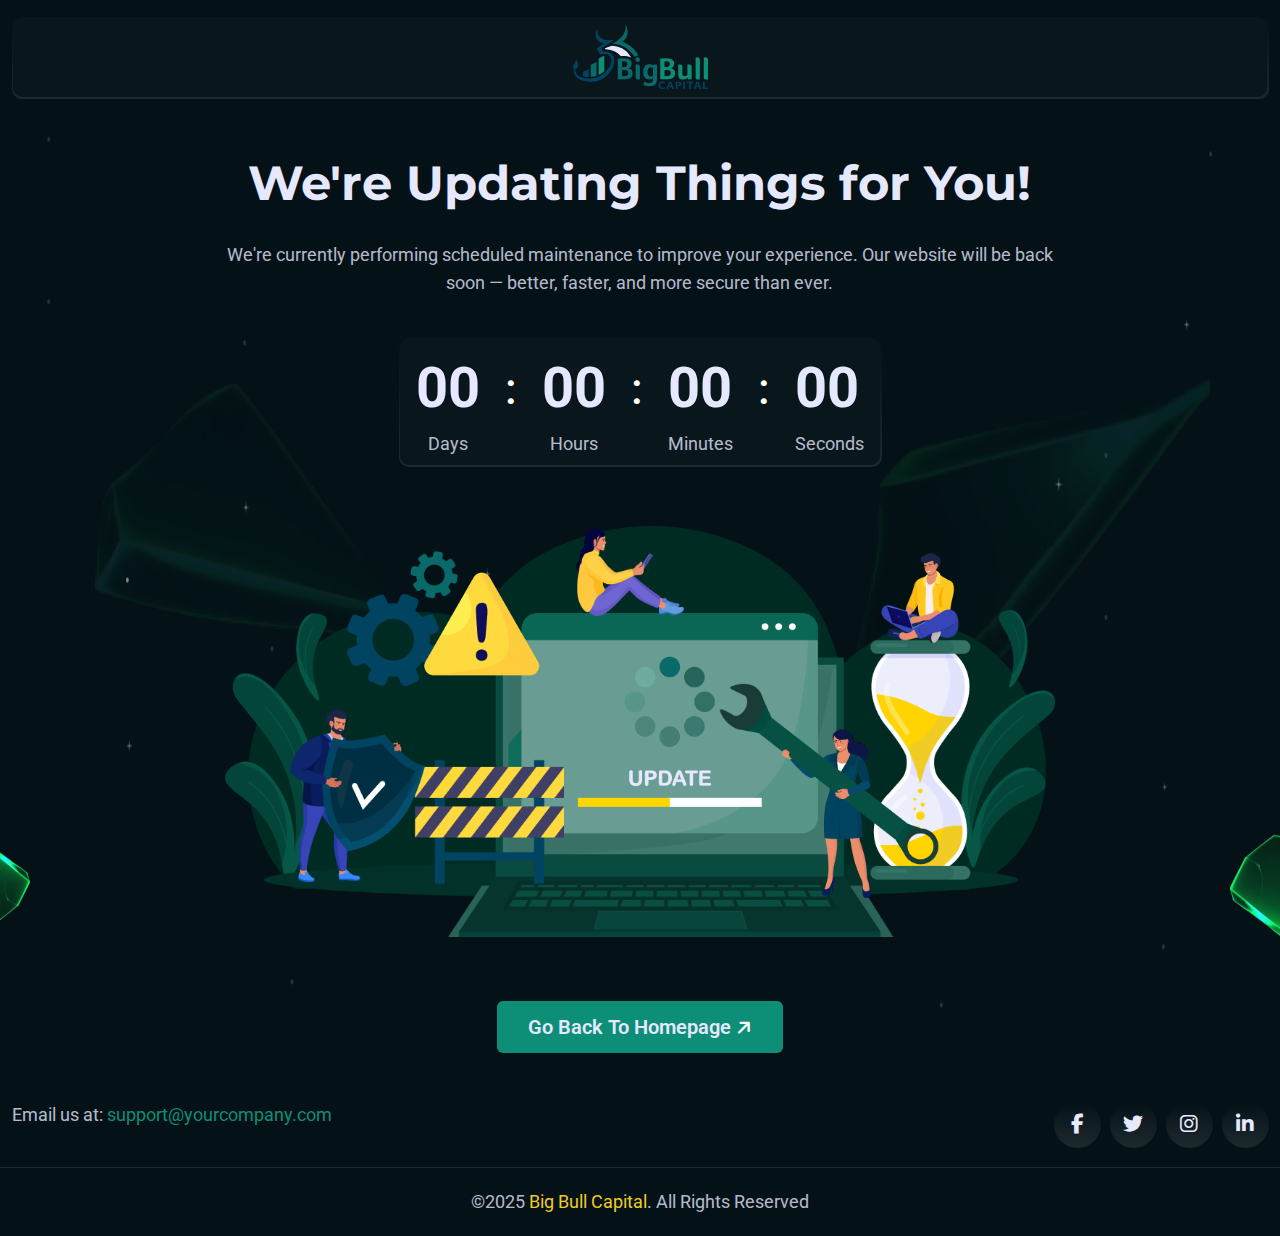
<file: index.html>
<!DOCTYPE html>
<html lang="en">
  <head>
    <meta charset="UTF-8" />
    <meta name="viewport" content="width=device-width, initial-scale=1.0" />
    <title>Big Bull Capital</title>
    <link rel="preconnect" href="https://fonts.googleapis.com" />
    <link rel="preconnect" href="https://fonts.gstatic.com" crossorigin />
    <link rel="icon" type="image/x-icon" href="assets/images/logo.png" />
    <link
      href="https://cdn.jsdelivr.net/npm/bootstrap@5.3.3/dist/css/bootstrap.min.css"
      rel="stylesheet"
    />
    <link
      rel="stylesheet"
      href="https://cdnjs.cloudflare.com/ajax/libs/font-awesome/6.5.2/css/all.min.css"
    />
    <link rel="stylesheet" href="assets/css/main.css" />
    <link rel="stylesheet" href="assets/css/responsive.css" />
  </head>

  <body class="after-effect">
    <div id="preloader">
      <div id="status"><img src="assets/images/logo.png" alt="logo" /></div>
    </div>
    <!-- Header Start-->
    <header class="header-area mt-3">
      <div class="container">
        <div
          class="header border-gradient d-flex align-items-center justify-content-beetween w-100 p-2"
        >
          <div class="navbar-brand mx-auto">
            <a href="index.html">
              <img
                src="assets/images/logo.png"
                alt="logo"
                class="logo-center"
              />
            </a>
          </div>
        </div>
      </div>
    </header>

    <section class="position-relative mt-5 overflow-x">
      <div class="shape shape-1 animation-down">
        <img src="assets/images/shape/1.png" alt="shape" />
      </div>
      <div class="shape shape-2 animation-up">
        <img src="assets/images/shape/2.png" alt="shape" />
      </div>
      <div class="shape shape-3">
        <img src="assets/images/shape/3.png" alt="shape" />
      </div>
      <div class="shape shape-4">
        <img src="assets/images/shape/4.png" alt="shape" />
      </div>
      <div class="container">
        <div class="row">
          <div class="col-lg-8 offset-lg-2">
            <div class="common-heading-section text-center">
              <h2>We're Updating Things for You!</h2>
              <p>
                We're currently performing scheduled maintenance to improve your
                experience. Our website will be back soon — better, faster, and
                more secure than ever.
              </p>
            </div>
          </div>
          <div class="col-md-12">
            <div class="d-flex justify-content-center">
              <div class="border-gradient d-inline-block p-2 ps-3 pe-3 mt-40">
                <ul
                  class="d-flex align-items-center justify-content-center time-counter"
                >
                  <li class="d-flex flex-column">
                    <span class="time-value">01</span>
                    <span class="time-label">Days</span>
                  </li>
                  <li>:</li>
                  <li class="d-flex flex-column">
                    <span class="time-value">03</span>
                    <span class="time-label">Hours</span>
                  </li>
                  <li>:</li>
                  <li class="d-flex flex-column">
                    <span class="time-value">20</span>
                    <span class="time-label">Minutes</span>
                  </li>
                  <li>:</li>
                  <li class="d-flex flex-column">
                    <span class="time-value">10</span>
                    <span class="time-label">Seconds</span>
                  </li>
                </ul>
              </div>
            </div>
          </div>
          <div class="col-sm-8 offset-sm-2 mt-60">
            <img src="assets/images/thumbnails/1.png" alt="img" class="w-100" />
          </div>
          <div class="col-md-12">
            <div class="d-flex justify-content-center mt-3">
              <a
                href="index.html"
                class="primary-btn mt-5 d-inline-block"
                target="_blank"
                >Go Back to Homepage
                <span class="rotate-45">
                  <i class="fas fa-arrow-right"></i></span
              ></a>
            </div>
          </div>
        </div>
      </div>
    </section>
    <!-- Footer -->
    <section class="support-center mt-5">
      <div class="container">
        <div class="row gy-4">
          <div class="col-md-6">
            <div
              class="d-flex align-items-center justify-content-md-start justify-content-center"
            >
              <p>
                Email us at:
                <a href="mailto:support@yourcompany.com"
                  >support@yourcompany.com</a
                >
              </p>
            </div>
          </div>
          <div class="col-md-6">
            <ul
              class="d-flex align-items-center g-10 justify-content-center justify-content-md-end"
            >
              <li>
                <a href="#" class="border-gradient-rounded"
                  ><i class="fa-brands fa-facebook-f"></i
                ></a>
              </li>
              <li>
                <a href="#" class="border-gradient-rounded"
                  ><i class="fa-brands fa-twitter"></i
                ></a>
              </li>
              <li>
                <a href="#" class="border-gradient-rounded"
                  ><i class="fa-brands fa-instagram"></i
                ></a>
              </li>
              <li>
                <a href="#" class="border-gradient-rounded"
                  ><i class="fa-brands fa-linkedin-in"></i
                ></a>
              </li>
            </ul>
          </div>
        </div>
      </div>
    </section>
    <footer class="copyright">
      <div class="container">
        <div class="row">
          <div class="col-md-12">
            <div
              class="footer-bottom d-flex align-items-center justify-content-center mt-20 flex-wrap"
            >
              <p>
                &copy;2025
                <a href="index.html" class="text-green">Big Bull Capital</a>.
                All Rights Reserved
              </p>
            </div>
          </div>
        </div>
      </div>
    </footer>
    <script src="https://code.jquery.com/jquery-3.7.1.min.js"></script>
    <script src="https://cdn.jsdelivr.net/npm/bootstrap@5.3.3/dist/js/bootstrap.bundle.min.js"></script>
    <script src="assets/js/main.js"></script>
    <script>
      // Set the countdown target date
      const targetDate = new Date("2025-06-01T00:00:00").getTime(); // Change this date
      function updateCountdown() {
        const now = new Date().getTime();
        const timeLeft = targetDate - now;
        if (timeLeft <= 0) {
          document
            .querySelectorAll(".time-value")
            .forEach((el) => (el.textContent = "00"));
          clearInterval(countdownInterval);
          return;
        }
        const days = Math.floor(timeLeft / (1000 * 60 * 60 * 24));
        const hours = Math.floor(
          (timeLeft % (1000 * 60 * 60 * 24)) / (1000 * 60 * 60)
        );
        const minutes = Math.floor((timeLeft % (1000 * 60 * 60)) / (1000 * 60));
        const seconds = Math.floor((timeLeft % (1000 * 60)) / 1000);
        document.querySelectorAll(".time-value")[0].textContent = days
          .toString()
          .padStart(2, "0");
        document.querySelectorAll(".time-value")[1].textContent = hours
          .toString()
          .padStart(2, "0");
        document.querySelectorAll(".time-value")[2].textContent = minutes
          .toString()
          .padStart(2, "0");
        document.querySelectorAll(".time-value")[3].textContent = seconds
          .toString()
          .padStart(2, "0");
      }
      // Update countdown every second
      const countdownInterval = setInterval(updateCountdown, 1000);
      updateCountdown(); // Initial call to set values immediately
    </script>
  </body>
</html>
</file>
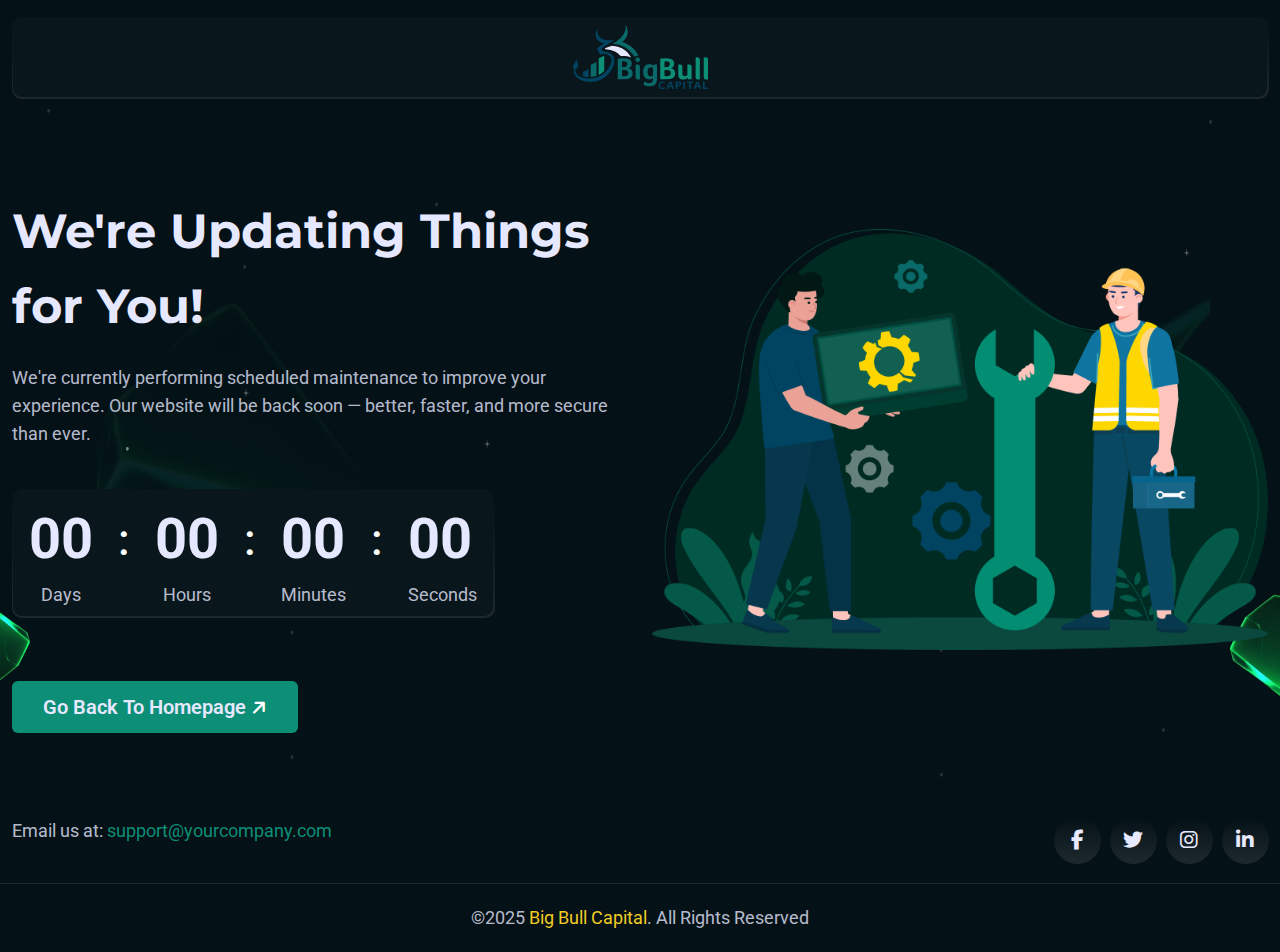
<file: index-2.html>
<!DOCTYPE html>
<html lang="en">
  <head>
    <meta charset="UTF-8" />
    <meta name="viewport" content="width=device-width, initial-scale=1.0" />
    <title>Big Bull Capital</title>
    <link rel="preconnect" href="https://fonts.googleapis.com" />
    <link rel="preconnect" href="https://fonts.gstatic.com" crossorigin />
    <link rel="icon" type="image/x-icon" href="assets/images/logo.png" />
    <link
      href="https://cdn.jsdelivr.net/npm/bootstrap@5.3.3/dist/css/bootstrap.min.css"
      rel="stylesheet"
    />
    <link
      rel="stylesheet"
      href="https://cdnjs.cloudflare.com/ajax/libs/font-awesome/6.5.2/css/all.min.css"
    />
    <link rel="stylesheet" href="assets/css/main.css" />
    <link rel="stylesheet" href="assets/css/responsive.css" />
  </head>

  <body class="after-effect">
    <div id="preloader">
      <div id="status"><img src="assets/images/logo.png" alt="logo" /></div>
    </div>
    <!-- Header Start-->
    <header class="header-area mt-3">
      <div class="container">
        <div
          class="header border-gradient d-flex align-items-center justify-content-beetween w-100 p-2"
        >
          <div class="navbar-brand mx-auto">
            <a href="index.html">
              <img
                src="assets/images/logo.png"
                alt="logo"
                class="logo-center"
              />
            </a>
          </div>
        </div>
      </div>
    </header>

    <section class="position-relative mt-5 overflow-x">
      <div class="shape shape-1 animation-down">
        <img src="assets/images/shape/1.png" alt="shape" />
      </div>
      <div class="shape shape-2 animation-up">
        <img src="assets/images/shape/2.png" alt="shape" />
      </div>
      <div class="shape shape-3">
        <img src="assets/images/shape/3.png" alt="shape" />
      </div>
      <div class="shape shape-4">
        <img src="assets/images/shape/4.png" alt="shape" />
      </div>
      <div class="container">
        <div class="row align-items-center gy-5">
          <div class="col-md-6">
            <div class="common-heading-section mt-5 text-center text-md-start">
              <h2>We're Updating Things for You!</h2>
              <p>
                We're currently performing scheduled maintenance to improve your
                experience. Our website will be back soon — better, faster, and
                more secure than ever.
              </p>
            </div>
            <div class="d-flex justify-content-center justify-content-md-start">
              <div class="border-gradient d-inline-block p-2 ps-3 pe-3 mt-40">
                <ul
                  class="d-flex align-items-center justify-content-center time-counter"
                >
                  <li class="d-flex flex-column">
                    <span class="time-value">01</span>
                    <span class="time-label">Days</span>
                  </li>
                  <li>:</li>
                  <li class="d-flex flex-column">
                    <span class="time-value">03</span>
                    <span class="time-label">Hours</span>
                  </li>
                  <li>:</li>
                  <li class="d-flex flex-column">
                    <span class="time-value">20</span>
                    <span class="time-label">Minutes</span>
                  </li>
                  <li>:</li>
                  <li class="d-flex flex-column">
                    <span class="time-value">10</span>
                    <span class="time-label">Seconds</span>
                  </li>
                </ul>
              </div>
            </div>
            <div
              class="d-flex mt-3 justify-content-center justify-content-md-start"
            >
              <a
                href="index.html"
                class="primary-btn mt-5 d-inline-block"
                target="_blank"
                >Go Back to Homepage
                <span class="rotate-45">
                  <i class="fas fa-arrow-right"></i></span
              ></a>
            </div>
          </div>
          <div class="col-md-6">
            <img src="assets/images/thumbnails/2.png" alt="img" class="w-100" />
          </div>
        </div>
      </div>
    </section>
    <!-- Footer -->
    <section class="support-center mt-5">
      <div class="container">
        <div class="row gy-4 mt-60">
          <div class="col-md-6">
            <div
              class="d-flex align-items-center justify-content-md-start justify-content-center"
            >
              <p>
                Email us at:
                <a href="mailto:support@yourcompany.com"
                  >support@yourcompany.com</a
                >
              </p>
            </div>
          </div>
          <div class="col-md-6">
            <ul
              class="d-flex align-items-center g-10 justify-content-center justify-content-md-end"
            >
              <li>
                <a href="#" class="border-gradient-rounded"
                  ><i class="fa-brands fa-facebook-f"></i
                ></a>
              </li>
              <li>
                <a href="#" class="border-gradient-rounded"
                  ><i class="fa-brands fa-twitter"></i
                ></a>
              </li>
              <li>
                <a href="#" class="border-gradient-rounded"
                  ><i class="fa-brands fa-instagram"></i
                ></a>
              </li>
              <li>
                <a href="#" class="border-gradient-rounded"
                  ><i class="fa-brands fa-linkedin-in"></i
                ></a>
              </li>
            </ul>
          </div>
        </div>
      </div>
    </section>
    <footer class="copyright">
      <div class="container">
        <div class="row">
          <div class="col-md-12">
            <div
              class="footer-bottom d-flex align-items-center justify-content-center mt-20 flex-wrap"
            >
              <p>
                &copy;2025
                <a href="index.html" class="text-green">Big Bull Capital</a>.
                All Rights Reserved
              </p>
            </div>
          </div>
        </div>
      </div>
    </footer>
    <script src="https://code.jquery.com/jquery-3.7.1.min.js"></script>
    <script src="https://cdn.jsdelivr.net/npm/bootstrap@5.3.3/dist/js/bootstrap.bundle.min.js"></script>
    <script src="assets/js/main.js"></script>
    <script>
      // Set the countdown target date
      const targetDate = new Date("2025-06-01T00:00:00").getTime(); // Change this date
      function updateCountdown() {
        const now = new Date().getTime();
        const timeLeft = targetDate - now;
        if (timeLeft <= 0) {
          document
            .querySelectorAll(".time-value")
            .forEach((el) => (el.textContent = "00"));
          clearInterval(countdownInterval);
          return;
        }
        const days = Math.floor(timeLeft / (1000 * 60 * 60 * 24));
        const hours = Math.floor(
          (timeLeft % (1000 * 60 * 60 * 24)) / (1000 * 60 * 60)
        );
        const minutes = Math.floor((timeLeft % (1000 * 60 * 60)) / (1000 * 60));
        const seconds = Math.floor((timeLeft % (1000 * 60)) / 1000);
        document.querySelectorAll(".time-value")[0].textContent = days
          .toString()
          .padStart(2, "0");
        document.querySelectorAll(".time-value")[1].textContent = hours
          .toString()
          .padStart(2, "0");
        document.querySelectorAll(".time-value")[2].textContent = minutes
          .toString()
          .padStart(2, "0");
        document.querySelectorAll(".time-value")[3].textContent = seconds
          .toString()
          .padStart(2, "0");
      }
      // Update countdown every second
      const countdownInterval = setInterval(updateCountdown, 1000);
      updateCountdown(); // Initial call to set values immediately
    </script>
  </body>
</html>
</file>
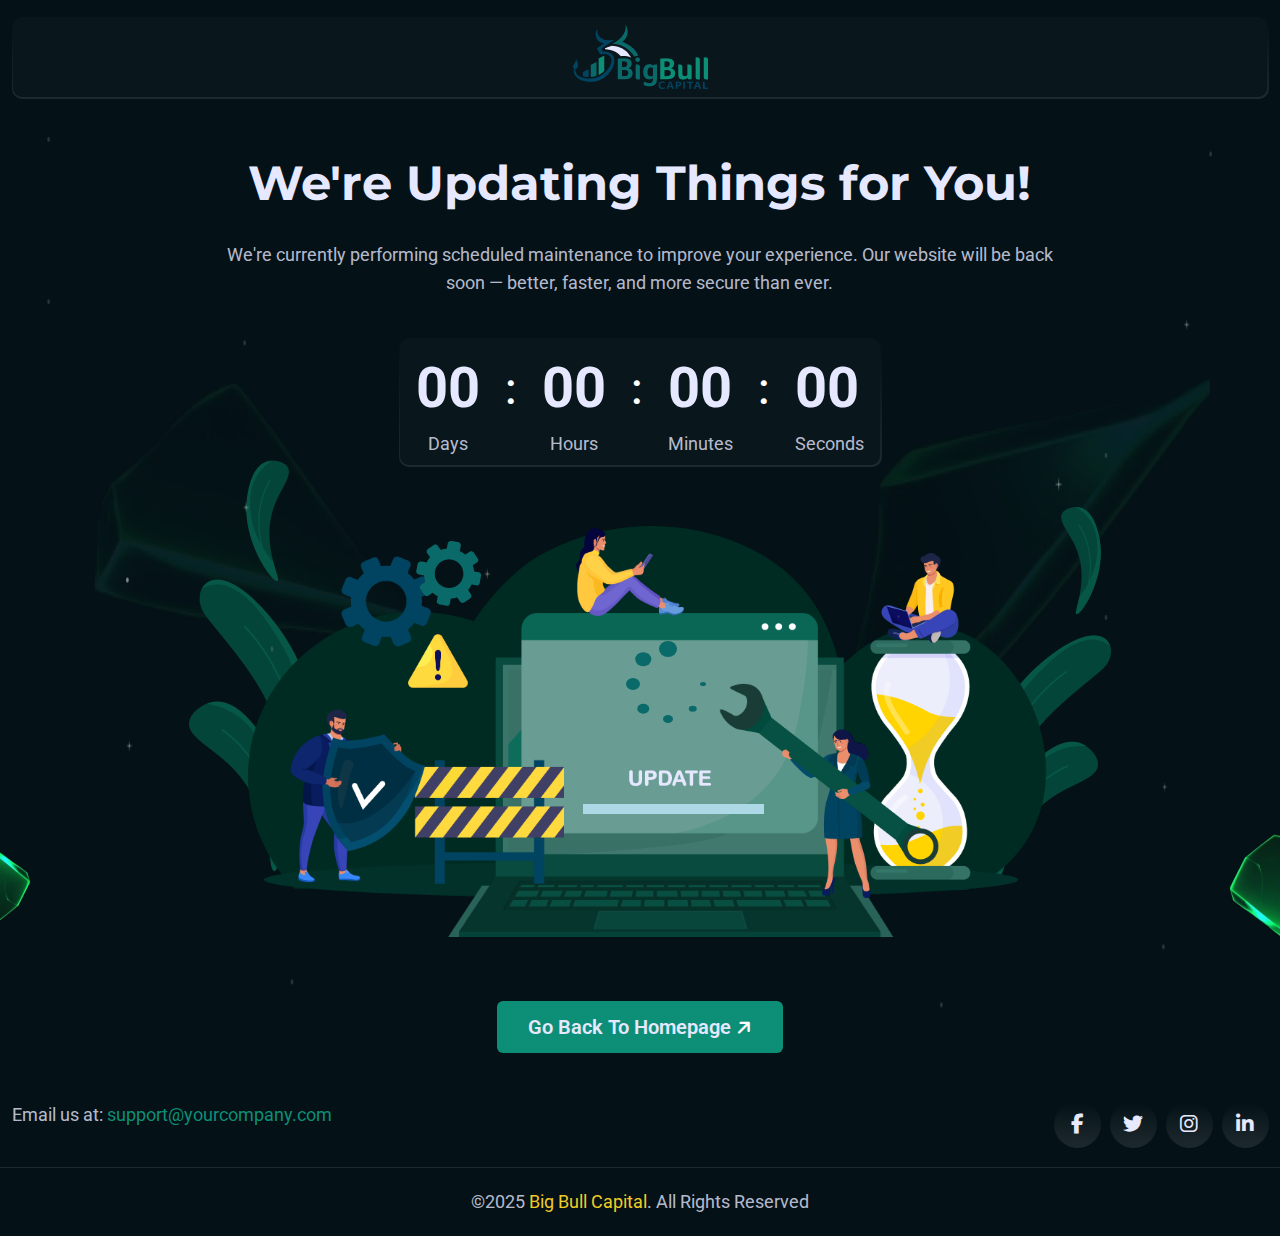
<file: index-with-animation.html>
<!DOCTYPE html>
<html lang="en">
  <head>
    <meta charset="UTF-8" />
    <meta name="viewport" content="width=device-width, initial-scale=1.0" />
    <title>Big Bull Capital</title>
    <link rel="preconnect" href="https://fonts.googleapis.com" />
    <link rel="preconnect" href="https://fonts.gstatic.com" crossorigin />
    <link rel="icon" type="image/x-icon" href="assets/images/logo.png" />
    <link
      href="https://cdn.jsdelivr.net/npm/bootstrap@5.3.3/dist/css/bootstrap.min.css"
      rel="stylesheet"
    />
    <link
      rel="stylesheet"
      href="https://cdnjs.cloudflare.com/ajax/libs/font-awesome/6.5.2/css/all.min.css"
    />
    <link rel="stylesheet" href="assets/css/main.css" />
    <link rel="stylesheet" href="assets/css/responsive.css" />
  </head>

  <body class="after-effect">
    <div id="preloader">
      <div id="status"><img src="assets/images/logo.png" alt="logo" /></div>
    </div>
    <!-- Header Start-->
    <header class="header-area mt-3">
      <div class="container">
        <div
          class="header border-gradient d-flex align-items-center justify-content-beetween w-100 p-2"
        >
          <div class="navbar-brand mx-auto">
            <a href="index.html">
              <img
                src="assets/images/logo.png"
                alt="logo"
                class="logo-center"
              />
            </a>
          </div>
        </div>
      </div>
    </header>

    <section class="position-relative mt-5 overflow-x">
      <div class="shape shape-1 animation-down">
        <img src="assets/images/shape/1.png" alt="shape" />
      </div>
      <div class="shape shape-2 animation-up">
        <img src="assets/images/shape/2.png" alt="shape" />
      </div>
      <div class="shape shape-3">
        <img src="assets/images/shape/3.png" alt="shape" />
      </div>
      <div class="shape shape-4">
        <img src="assets/images/shape/4.png" alt="shape" />
      </div>
      <div class="container">
        <div class="row">
          <div class="col-lg-8 offset-lg-2">
            <div class="common-heading-section text-center">
              <h2>We're Updating Things for You!</h2>
              <p>
                We're currently performing scheduled maintenance to improve your
                experience. Our website will be back soon — better, faster, and
                more secure than ever.
              </p>
            </div>
          </div>
          <div class="col-md-12">
            <div class="d-flex justify-content-center">
              <div class="border-gradient d-inline-block p-2 ps-3 pe-3 mt-40">
                <ul
                  class="d-flex align-items-center justify-content-center time-counter"
                >
                  <li class="d-flex flex-column">
                    <span class="time-value">01</span>
                    <span class="time-label">Days</span>
                  </li>
                  <li>:</li>
                  <li class="d-flex flex-column">
                    <span class="time-value">03</span>
                    <span class="time-label">Hours</span>
                  </li>
                  <li>:</li>
                  <li class="d-flex flex-column">
                    <span class="time-value">20</span>
                    <span class="time-label">Minutes</span>
                  </li>
                  <li>:</li>
                  <li class="d-flex flex-column">
                    <span class="time-value">10</span>
                    <span class="time-label">Seconds</span>
                  </li>
                </ul>
              </div>
            </div>
          </div>
          <div class="col-sm-8 offset-sm-2 mt-60">
            <div class="maintenance-img">
              <img
                class="main-img-width"
                src="assets/images/maintenance/main.png"
                alt="img"
              />
              <div class="left-side-grass">
                <div class="left-top-grass">
                  <img src="assets/images/maintenance/g-4.png" alt="icon" />
                </div>
                <img src="assets/images/maintenance/g-1.png" alt="icon" />
              </div>
              <div class="right-side-grass">
                <div class="right-top-grass">
                  <img src="assets/images/maintenance/g-2.png" alt="icon" />
                </div>
                <img src="assets/images/maintenance/g-3.png" alt="icon" />
              </div>
              <div class="setting-big">
                <img
                  src="assets/images/maintenance/satting-big.png"
                  alt="icon"
                />
              </div>
              <div class="setting-small">
                <img src="assets/images/maintenance/satting-small.png" alt="" />
              </div>
              <div class="danger-img">
                <img src="assets/images/maintenance/danger.png" alt="icon" />
              </div>
              <div class="loader-circle">
                <div class="loader"></div>
              </div>
              <div class="loader-parent-progress">
                <div class="loader-progress"></div>
              </div>
            </div>
          </div>
          <div class="col-md-12">
            <div class="d-flex justify-content-center mt-3">
              <a
                href="index.html"
                class="primary-btn mt-5 d-inline-block"
                target="_blank"
                >Go Back to Homepage
                <span class="rotate-45">
                  <i class="fas fa-arrow-right"></i></span
              ></a>
            </div>
          </div>
        </div>
      </div>
    </section>
    <!-- Footer -->
    <section class="support-center mt-5">
      <div class="container">
        <div class="row gy-4">
          <div class="col-md-6">
            <div
              class="d-flex align-items-center justify-content-md-start justify-content-center"
            >
              <p>
                Email us at:
                <a href="mailto:support@yourcompany.com"
                  >support@yourcompany.com</a
                >
              </p>
            </div>
          </div>
          <div class="col-md-6">
            <ul
              class="d-flex align-items-center g-10 justify-content-center justify-content-md-end"
            >
              <li>
                <a href="#" class="border-gradient-rounded"
                  ><i class="fa-brands fa-facebook-f"></i
                ></a>
              </li>
              <li>
                <a href="#" class="border-gradient-rounded"
                  ><i class="fa-brands fa-twitter"></i
                ></a>
              </li>
              <li>
                <a href="#" class="border-gradient-rounded"
                  ><i class="fa-brands fa-instagram"></i
                ></a>
              </li>
              <li>
                <a href="#" class="border-gradient-rounded"
                  ><i class="fa-brands fa-linkedin-in"></i
                ></a>
              </li>
            </ul>
          </div>
        </div>
      </div>
    </section>
    <footer class="copyright">
      <div class="container">
        <div class="row">
          <div class="col-md-12">
            <div
              class="footer-bottom d-flex align-items-center justify-content-center mt-20 flex-wrap"
            >
              <p>
                &copy;2025
                <a href="index.html" class="text-green">Big Bull Capital</a>.
                All Rights Reserved
              </p>
            </div>
          </div>
        </div>
      </div>
    </footer>
    <script src="https://code.jquery.com/jquery-3.7.1.min.js"></script>
    <script src="https://cdn.jsdelivr.net/npm/bootstrap@5.3.3/dist/js/bootstrap.bundle.min.js"></script>
    <script src="assets/js/main.js"></script>
    <script>
      // Set the countdown target date
      const targetDate = new Date("2025-06-01T00:00:00").getTime(); // Change this date
      function updateCountdown() {
        const now = new Date().getTime();
        const timeLeft = targetDate - now;
        if (timeLeft <= 0) {
          document
            .querySelectorAll(".time-value")
            .forEach((el) => (el.textContent = "00"));
          clearInterval(countdownInterval);
          return;
        }
        const days = Math.floor(timeLeft / (1000 * 60 * 60 * 24));
        const hours = Math.floor(
          (timeLeft % (1000 * 60 * 60 * 24)) / (1000 * 60 * 60)
        );
        const minutes = Math.floor((timeLeft % (1000 * 60 * 60)) / (1000 * 60));
        const seconds = Math.floor((timeLeft % (1000 * 60)) / 1000);
        document.querySelectorAll(".time-value")[0].textContent = days
          .toString()
          .padStart(2, "0");
        document.querySelectorAll(".time-value")[1].textContent = hours
          .toString()
          .padStart(2, "0");
        document.querySelectorAll(".time-value")[2].textContent = minutes
          .toString()
          .padStart(2, "0");
        document.querySelectorAll(".time-value")[3].textContent = seconds
          .toString()
          .padStart(2, "0");
      }
      // Update countdown every second
      const countdownInterval = setInterval(updateCountdown, 1000);
      updateCountdown(); // Initial call to set values immediately
    </script>
  </body>
</html>
</file>
<file: assets/css/main.css>
@import url("https://fonts.googleapis.com/css2?family=Montserrat:ital,wght@0,100..900;1,100..900&family=Roboto:ital,wght@0,100;0,300;0,400;0,500;0,700;0,900;1,100;1,300;1,400;1,500;1,700;1,900&display=swap");

/*Start loader */
#preloader {
  position: fixed;
  top: 0;
  left: 0;
  right: 0;
  bottom: 0;
  background-color: #fff;
  z-index: 99999999;
  width: 100%;
  height: auto;
}

#status {
  width: 120px;
  height: 120px;
  position: absolute;
  left: 50%;
  top: 50%;
  background-size: cover;
  background-repeat: no-repeat;
  background-position: center;
  -webkit-transform: translate(-50%, -50%);
  -ms-transform: translate(-50%, -50%);
  transform: translate(-50%, -50%);
  padding: 25px;
}

#status img {
  max-width: 100%;
}
.tab_img span {
  display: inline-block;
  padding: 10px 0;
  font-weight: 400;
  font-size: 20px;
  color: #132725;
}

#status:before {
  content: "";
  position: absolute;
  pointer-events: none;
  width: 100% !important;
  height: 100% !important;
  left: 0;
  top: 0;
  opacity: 1;
  bottom: 0;
  right: 0;
  margin: auto;
  border-bottom: 2px solid #0d8f77;
  border-radius: 50%;
  -webkit-animation: rotatingPlus 1s linear infinite;
  animation: rotatingPlus 1s linear infinite;
}

#status:after {
  content: "";
  position: absolute;
  pointer-events: none;
  width: 90%;
  height: 90%;
  left: 0;
  top: 0;
  opacity: 1;
  bottom: 0;
  right: 0;
  margin: auto;
  border-top: 2px solid #075929;
  border-radius: 50%;
  -webkit-animation: rotatingMinus 5s linear infinite;
  animation: rotatingMinus 5s linear infinite;
}

@-webkit-keyframes rotatingPlus {
  from {
    -webkit-transform: rotate(0deg);
    transform: rotate(0deg);
  }
  to {
    -webkit-transform: rotate(360deg);
    transform: rotate(360deg);
  }
}

@keyframes rotatingPlus {
  from {
    -webkit-transform: rotate(0deg);
    transform: rotate(0deg);
  }
  to {
    -webkit-transform: rotate(360deg);
    transform: rotate(360deg);
  }
}

/*End loader */

body {
  margin: 0;
  padding: 0;
  font-weight: 400;
  background: #041116;
  font-family: "Roboto", sans-serif;
}
p {
  font-size: 18px;
  line-height: 28px;
  color: #e6e8ffcc;
}

.container {
  max-width: 1320px;
}

a,
a:hover {
  text-decoration: none;
}
ul,
p {
  list-style: none;
  margin: 0;
  padding: 0;
}
h1,
h2,
h3,
h4,
h5,
h6 {
  margin: 0;
  color: #e6e8ff;
  font-weight: 700;
  padding: 0;
  font-family: "Montserrat", sans-serif;
}
.primary-btn,
.secondary-btn {
  padding: 10px 30px;
  color: #e6e8ff;
  font-size: 20px;
  font-weight: 600;
  display: flex;
  align-items: center;
  gap: 10px;
  text-transform: capitalize;
  transition: 0.5s;
  border-radius: 6px;
  border: 1px solid transparent !important;
}

.primary-btn {
  background: #0d8f77;
}
.primary-btn:hover {
  background-color: transparent;
  border-color: #ffffff !important;
}
.secondary-btn {
  border-color: #ffffff;
  background-color: transparent;
}
.secondary-btn:hover {
  background: #0d8f77;
}
.primary-btn i,
.secondary-btn i {
  font-size: 18px;
  color: #fff;
  font-weight: 700;
}
.primary-btn img,
.secondary-btn img {
  width: 20px;
}
.common-heading-section h2 {
  line-height: 75px;
  font-size: 48px;
}
.common-heading-section p {
  margin-top: 20px;
}
body {
  overflow-x: hidden !important;
}
.overflow-x {
  overflow-x: hidden;
}
.rotate-45 i {
  transform: rotate(-45deg);
}

.border-gradient {
  background-color: #09161b;
  position: relative;
  border: 1.5px solid transparent;
  background-clip: padding-box;
  border-radius: 10px;
  transition: 0.5s;
}
.border-gradient::after {
  content: "";
  position: absolute;
  top: -1.5px;
  bottom: -1.5px;
  left: -1.5px;
  right: -1.5px;
  z-index: -1;
  border-radius: 10px;
  background: linear-gradient(
    180deg,
    rgba(255, 255, 255, 0) 0%,
    rgba(255, 255, 255, 0.1) 100%
  );
}
.border-gradient-rounded {
  background-color: #041116;
  position: relative;
  border: 1.5px solid transparent;
  background-clip: padding-box;
  border-radius: 50%;
  transition: 0.5s;
}
.border-gradient-rounded::after {
  content: "";
  position: absolute;
  top: -1.5px;
  bottom: -1.5px;
  left: -1.5px;
  right: -1.5px;
  z-index: 0;
  border-radius: 50%;
  background: linear-gradient(
    180deg,
    rgba(255, 255, 255, 0) 0%,
    rgba(255, 255, 255, 0.1) 100%
  );
}

.border-gradient-rounded i {
  color: #e6e8ff;
  font-size: 20px;
}
.border-gradient-rounded {
  height: 46px;
  width: 46px;
  display: flex;
  align-items: center;
  justify-content: center;
}
.time-label {
  color: #e6e8ffcc;
  font-size: 18px;
  text-align: center;
  font-weight: 400;
}
.time-value {
  font-size: 56px;
  font-weight: 700;
  color: #e6e8ff;
}
.time-counter li:nth-child(even) {
  margin-top: -25px;
  font-weight: 500;
  font-size: 44px;
  color: #fff;
}
.time-counter {
  gap: 25px;
}
.mt-40 {
  margin-top: 40px;
}
.mt-60 {
  margin-top: 60px;
}
.copyright {
  border-top: 1.5px solid #ffffff1a;
  margin-top: 20px;
  padding-top: 20px;
  padding-bottom: 20px;
}

.footer-bottom a {
  color: #f1cc25;
  transition: 0.5s;
}
.footer-bottom a:hover {
  color: #fff;
}
.border-gradient-rounded:hover {
  box-shadow: #00000040 0 20px 30px, #0000001f 0 -5px 20px, #063f243d 0 4px 6px,
    #6ab68a80 0 12px 13px, #064b4233 0 -3px 5px;
}
.g-10 {
  gap: 10px;
}
.support-center p a:hover {
  color: #fff;
}
.support-center p a {
  color: #0d8f77;
  transition: 0.5s;
}

.shape {
  position: absolute;
  z-index: -2;
}
.shape-1 {
  left: 70px;
  top: 25%;
}
.shape-2 {
  right: 70px;
  top: 25%;
}
.shape-3 {
  left: -70px;
  top: 75%;
}
.shape-4 {
  right: -80px;
  top: 75%;
}
.animation-down {
  position: absolute;
  z-index: -2 !important;
  animation: movedown 5s linear infinite alternate;
}
@keyframes movedown {
  0% {
    transform: translateY(-50px);
  }
  50% {
    transform: translate(20px);
  }
  to {
    transform: translateY(50px);
  }
}
.animation-up {
  position: absolute;
  z-index: -2 !important;
  animation: moveUp 5s linear infinite alternate;
}
@keyframes moveUp {
  0% {
    transform: translateY(50px);
  }
  50% {
    transform: translate(-20px);
  }
  to {
    transform: translateY(-50px);
  }
}

.after-effect:after {
  content: "";
  position: absolute;
  left: 0;
  top: 0%;
  height: 100%;
  width: 100%;
  background: url("../images/shape/hero-bg.png");
  background-size: 100% 100%;
  background-repeat: no-repeat;
  z-index: -2;
  opacity: 0.5;
}
.after-effect {
  position: relative;
}
/* animation code start */
.main-img-width {
  width: 100%;
}

.maintenance-img {
  position: relative;
}

.left-side-grass {
  position: absolute;
  bottom: 65px;
  left: -36px;
  z-index: -2;
}

.right-side-grass {
  position: absolute;
  bottom: 56px;
  right: -56px;
  z-index: -2;
}

.left-top-grass {
  position: absolute;
  right: 27px;
  top: -119px;
}

.right-top-grass {
  position: absolute;
  right: 10px;
  top: -128px;
}

/* Stronger Swaying Effect */
@keyframes sway {
  0% {
    transform: rotate(0deg);
  }
  20% {
    transform: rotate(4deg);
  }
  40% {
    transform: rotate(0deg);
  }
  60% {
    transform: rotate(-4deg);
  }
  80% {
    transform: rotate(2deg);
  }
  100% {
    transform: rotate(0deg);
  }
}

.right-top-grass img {
  animation: sway 5.5s ease-in-out infinite;
  transform-origin: bottom center;
}

.right-side-grass > img {
  animation: sway 5s ease-in-out infinite;
  transform-origin: bottom center;
}

/* Swaying Animation Keyframes */
@keyframes sway {
  0% {
    transform: rotate(0deg) translateX(0);
  }
  20% {
    transform: rotate(4deg) translateX(1px);
  }
  40% {
    transform: rotate(0deg) translateX(0);
  }
  60% {
    transform: rotate(-4deg) translateX(-1px);
  }
  80% {
    transform: rotate(2deg) translateX(0.5px);
  }
  100% {
    transform: rotate(0deg) translateX(0);
  }
}

/* Left-side Grass Animation */
.left-top-grass img {
  animation: sway 5s ease-in-out infinite;
  transform-origin: bottom center;
}

.left-side-grass > img {
  animation: sway 5s ease-in-out infinite;
  transform-origin: bottom center;
}

.setting-big {
  position: absolute;
  top: 30px;
  left: 14%;
}
.setting-big img {
  width: 90px;
}
.setting-small {
  position: absolute;
  top: 14px;
  left: 23%;
}

.danger-img {
  position: absolute;
  top: 108px;
  left: 22%;
}
.danger-img img {
  width: 60px;
}
@keyframes dangerShake {
  0%,
  100% {
    transform: translateX(0);
  }
  20% {
    transform: translateX(-5px);
  }
  40% {
    transform: translateX(5px);
  }
  60% {
    transform: translateX(-5px);
  }
  80% {
    transform: translateX(5px);
  }
}

.danger-img img {
  animation: dangerShake 3s linear infinite;
}

/* Spin Clockwise */
@keyframes spinClockwise {
  0% {
    transform: rotate(0deg);
  }
  100% {
    transform: rotate(360deg);
  }
}

/* Spin Anti-Clockwise */
@keyframes spinAntiClockwise {
  0% {
    transform: rotate(0deg);
  }
  100% {
    transform: rotate(-360deg);
  }
}

.setting-big img {
  animation: spinClockwise 10s linear infinite;
}

.setting-small img {
  animation: spinAntiClockwise 10s linear infinite;
}
.loader {
  --d: 35px;
  width: 6px;
  height: 4px;
  border-radius: 50%;
  color: #0a6a69;
  box-shadow: calc(1 * var(--d)) calc(0 * var(--d)) 0 0,
    calc(0.707 * var(--d)) calc(0.707 * var(--d)) 0 1px,
    calc(0 * var(--d)) calc(1 * var(--d)) 0 2px,
    calc(-0.707 * var(--d)) calc(0.707 * var(--d)) 0 3px,
    calc(-1 * var(--d)) calc(0 * var(--d)) 0 4px,
    calc(-0.707 * var(--d)) calc(-0.707 * var(--d)) 0 5px,
    calc(0 * var(--d)) calc(-1 * var(--d)) 0 6px;
  animation: l27 4s infinite steps(8);
}

@keyframes l27 {
  100% {
    transform: rotate(1turn);
  }
}

.loader-circle {
  position: absolute;
  top: 38%;
  left: 53%;
}
.loader-progress {
  width: 253px;
  height: 10px;
  border-radius: 0;
  background: linear-gradient(orange 0 0) 0/0% no-repeat lightblue;
  animation: l2 5s infinite steps(10);
}

@keyframes l2 {
  100% {
    background-size: 110%;
  }
}

.loader-parent-progress {
  position: absolute;
  bottom: 30%;
  display: flex;
  justify-content: center;
  left: 0;
  right: 0;
  margin: 0 auto;
  width: 30%;
}
.loader-progress {
  margin-left: 27%;
}
/* animation code end */
</file>
<file: assets/css/responsive.css>
@media screen and (max-width: 991px) {
  .danger-img {
    display: none;
  }
  .left-side-grass,
  .right-side-grass {
    opacity: 0.5;
  }
  .loader-circle {
    display: none;
  }
  .setting-big img {
    width: 38px;
  }
  .setting-small img {
    width: 40px;
  }
}
@media screen and (max-width: 767px) {
  .common-heading-section h2 {
    line-height: 45px;
    font-size: 36px;
  }
  .time-value {
    font-size: 35px;
  }
  .time-label {
    font-size: 16px;
  }
  .time-counter {
    gap: 10px;
  }
  .loader-parent-progress {
    bottom: 23%;
  }
}
</file>
